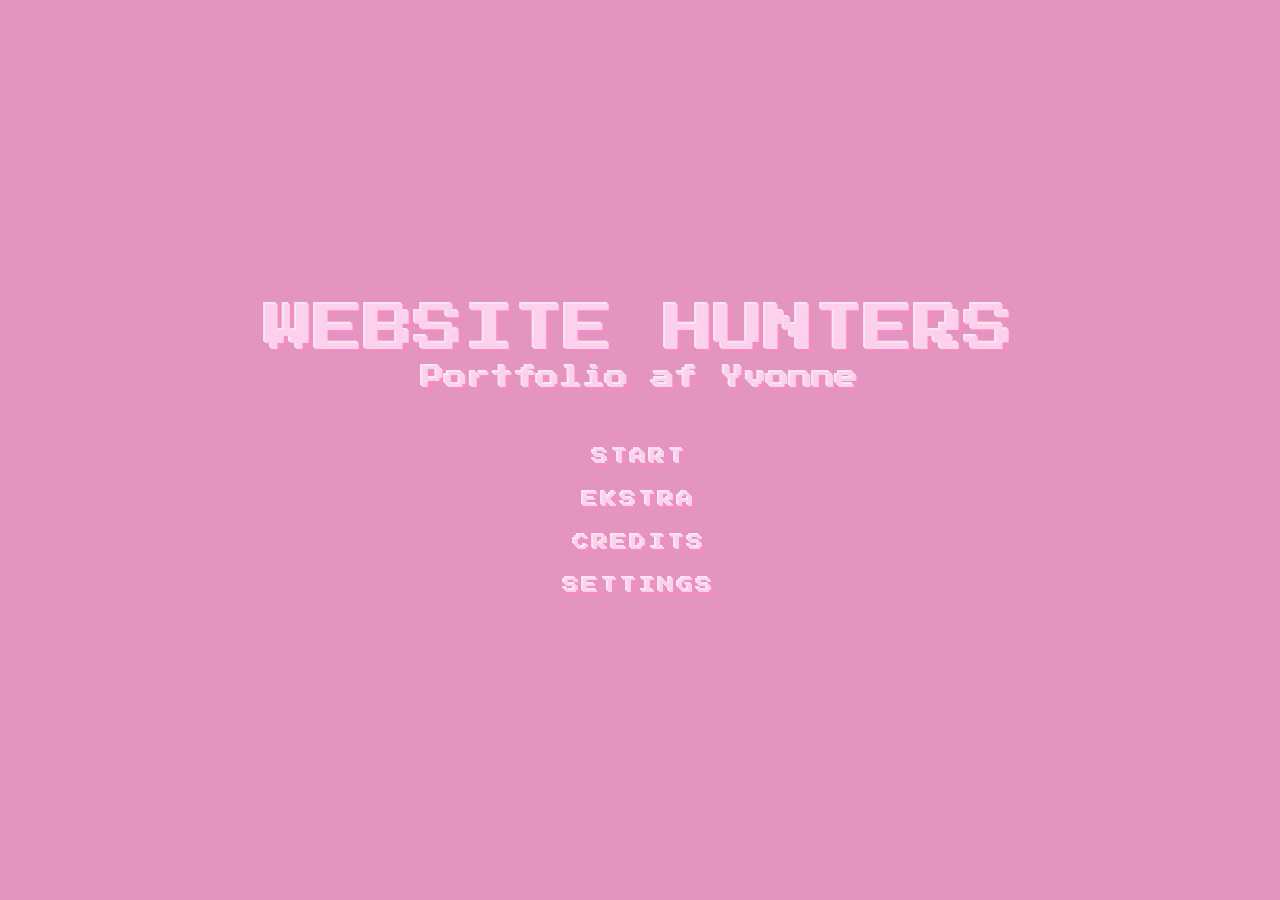
<file: index.html>
<!DOCTYPE html>
<html lang="da">
  <head>
    <meta charset="UTF-8" />
    <meta name="viewport" content="width=device-width, initial-scale=1.0" />
    <title>Website hunters</title>
    <link rel="stylesheet" href="css/reset.css" />
    <link rel="stylesheet" href="css/general.css" />
    <link rel="stylesheet" href="css/index.css" />
    <link rel="icon" type="image/svg+xml" href="img/SVG/yuna_favicon.svg" />
    <link
      rel="icon"
      type="image/png"
      sizes="32x32"
      href="img/yuna_favicon.png"
    />
  </head>
  <body>
    <main>
      <div>
        <div class="title">
          <h1>Website Hunters</h1>
          <h3>Portfolio af Yvonne</h3>
        </div>
        <div class="button_wrapper">
          <div>
            <a href="carousel.html" class="cta_btn">Start</a>
          </div>
          <div>
            <!-- make new coming soon page? -->
            <a href="404.html" class="cta_btn">Ekstra</a>
          </div>
          <div>
            <a href="credits.html" class="cta_btn">Credits</a>
          </div>
          <div>
            <button class="cta_btn">Settings</button>
          </div>
        </div>
      </div>
    </main>
    <script src="js/index.js"></script>
  </body>
</html>
</file>
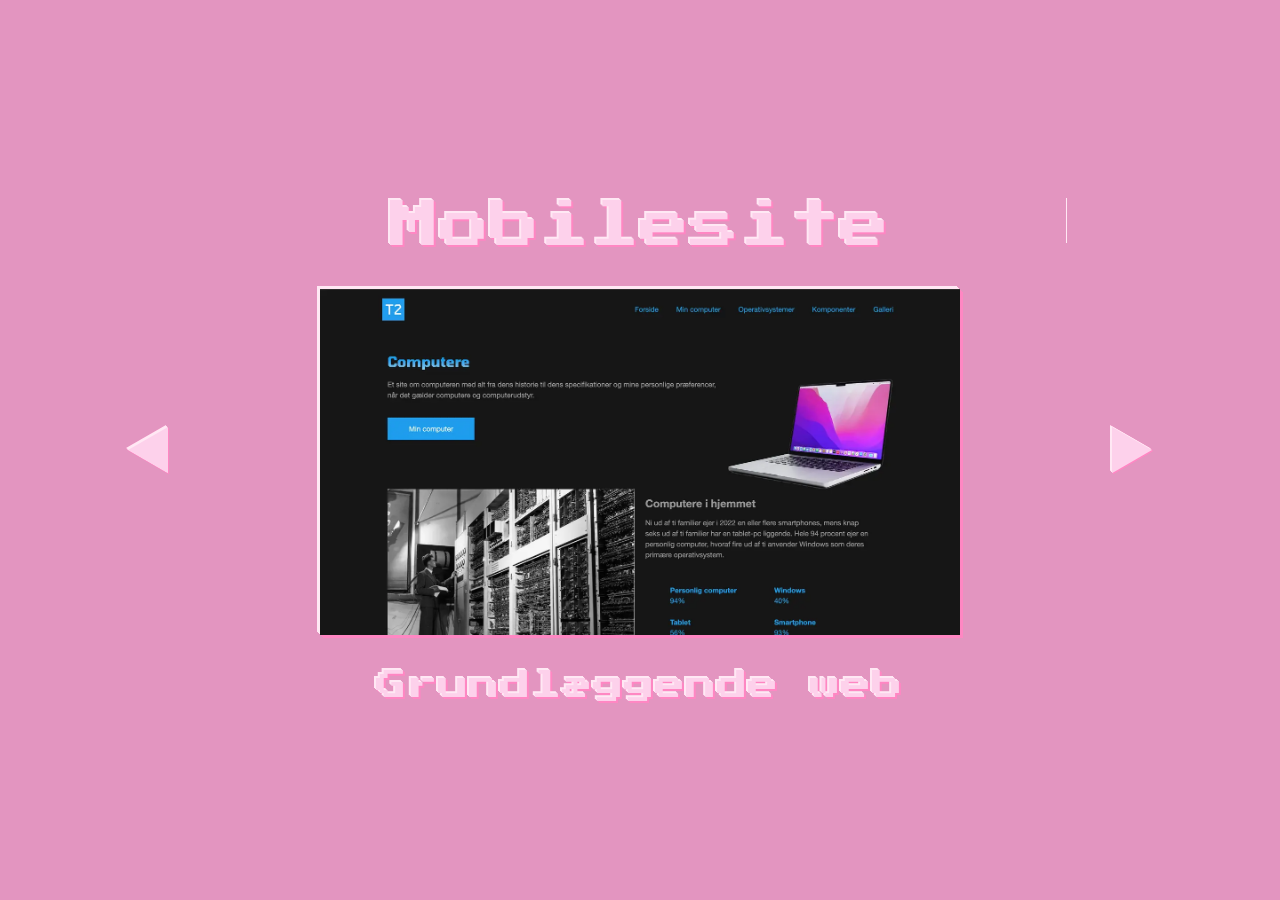
<file: carousel.html>
<!DOCTYPE html>
<html lang="da">
  <head>
    <meta charset="UTF-8" />
    <meta name="viewport" content="width=device-width, initial-scale=1.0" />
    <title>Carousel</title>
    <link rel="stylesheet" href="css/reset.css" />
    <link rel="stylesheet" href="css/general.css" />
    <link rel="stylesheet" href="css/carousel.css" />
    <link rel="icon" type="image/svg+xml" href="img/SVG/yuna_favicon.svg" />
    <link
      rel="icon"
      type="image/png"
      sizes="32x32"
      href="img/yuna_favicon.png"
    />
  </head>
  <body>
    <!-- <header>
    <svg
      class="button arrow return_button"
      xmlns="http://www.w3.org/2000/svg"
      width="75"
      height="87"
      viewBox="0 0 75 87"
      fill="none"
    >
      <path d="M0 43.3013L75 0V86.6025L0 43.3013Z" fill="var(--pink2)" />
    </svg> </header>-->
    <main>
      <div class="carousel_parent">
        <div class="carousel_wrapper">
          <div class="project_carousel">
            <div class="carousel_track">
              <div class="project_name">
                <h1>Mobilesite</h1>
                <a href="mobilesite.html" aria-label="Lær mere om Mobilesite">
                  <img
                    src="img/test.webp"
                    alt="Billede af Mobilesite's forside"
                    class="clickable"
                  />
                </a>
                <h2>Grundlæggende web</h2>
              </div>
              <div class="project_name">
                <h1>Padel Tournaments</h1>
                <a
                  href="padel_tournaments.html"
                  aria-label="Lær mere om Padel Tournaments"
                >
                  <img
                    src="img/padel_frontpage.webp"
                    alt="Billede af Padel Tournaments' forside"
                    class="clickable"
                  />
                </a>
                <h2>Grundlæggende UX/UI</h2>
              </div>
              <div class="project_name">
                <h1>Fema</h1>
                <a href="fema.html" aria-label="Lær mere om Fema">
                  <img
                    src="img/not_human_frontpage.webp"
                    alt="Billede af Fema's forside"
                    class="clickable"
                  />
                </a>
                <h2>Grundlæggende UI-udvikling</h2>
              </div>
              <div class="project_name">
                <h1>OS Frisørartikler</h1>
                <a href="os.html" aria-label="Lær mere om OS Frisørartikler">
                  <img
                    src="img/os_frontpage.webp"
                    alt="Billede af OS Frisørartikler's forside"
                    class="clickable"
                  />
                </a>
                <h2>Grundlæggende indhold</h2>
              </div>
              <div class="project_name">
                <h1>Kommer snart...</h1>
              </div>
            </div>
          </div>
          <div class="arrow_wrapper">
            <button
              class="button arrow arrow-left"
              aria-label="Gå til forrige projekt"
            >
              <svg
                xmlns="http://www.w3.org/2000/svg"
                width="75"
                height="87"
                viewBox="0 0 75 87"
                fill="none"
                aria-hidden="true"
                class="clickable-svg"
              >
                <path
                  d="M0 43.3013L75 0V86.6025L0 43.3013Z"
                  fill="var(--pink2)"
                />
              </svg>
            </button>

            <button
              class="button arrow arrow-right"
              aria-label="Gå til næste projekt"
            >
              <svg
                xmlns="http://www.w3.org/2000/svg"
                width="75"
                height="87"
                viewBox="0 0 75 87"
                fill="none"
                aria-hidden="true"
                class="clickable-svg"
              >
                <path d="M75 43.3013L0 86.6025V0L75 43.3013Z" fill="#FDD1EB" />
              </svg>
            </button>
          </div>
        </div>
      </div>
    </main>
    <script src="js/carousel.js"></script>
  </body>
</html>
</file>
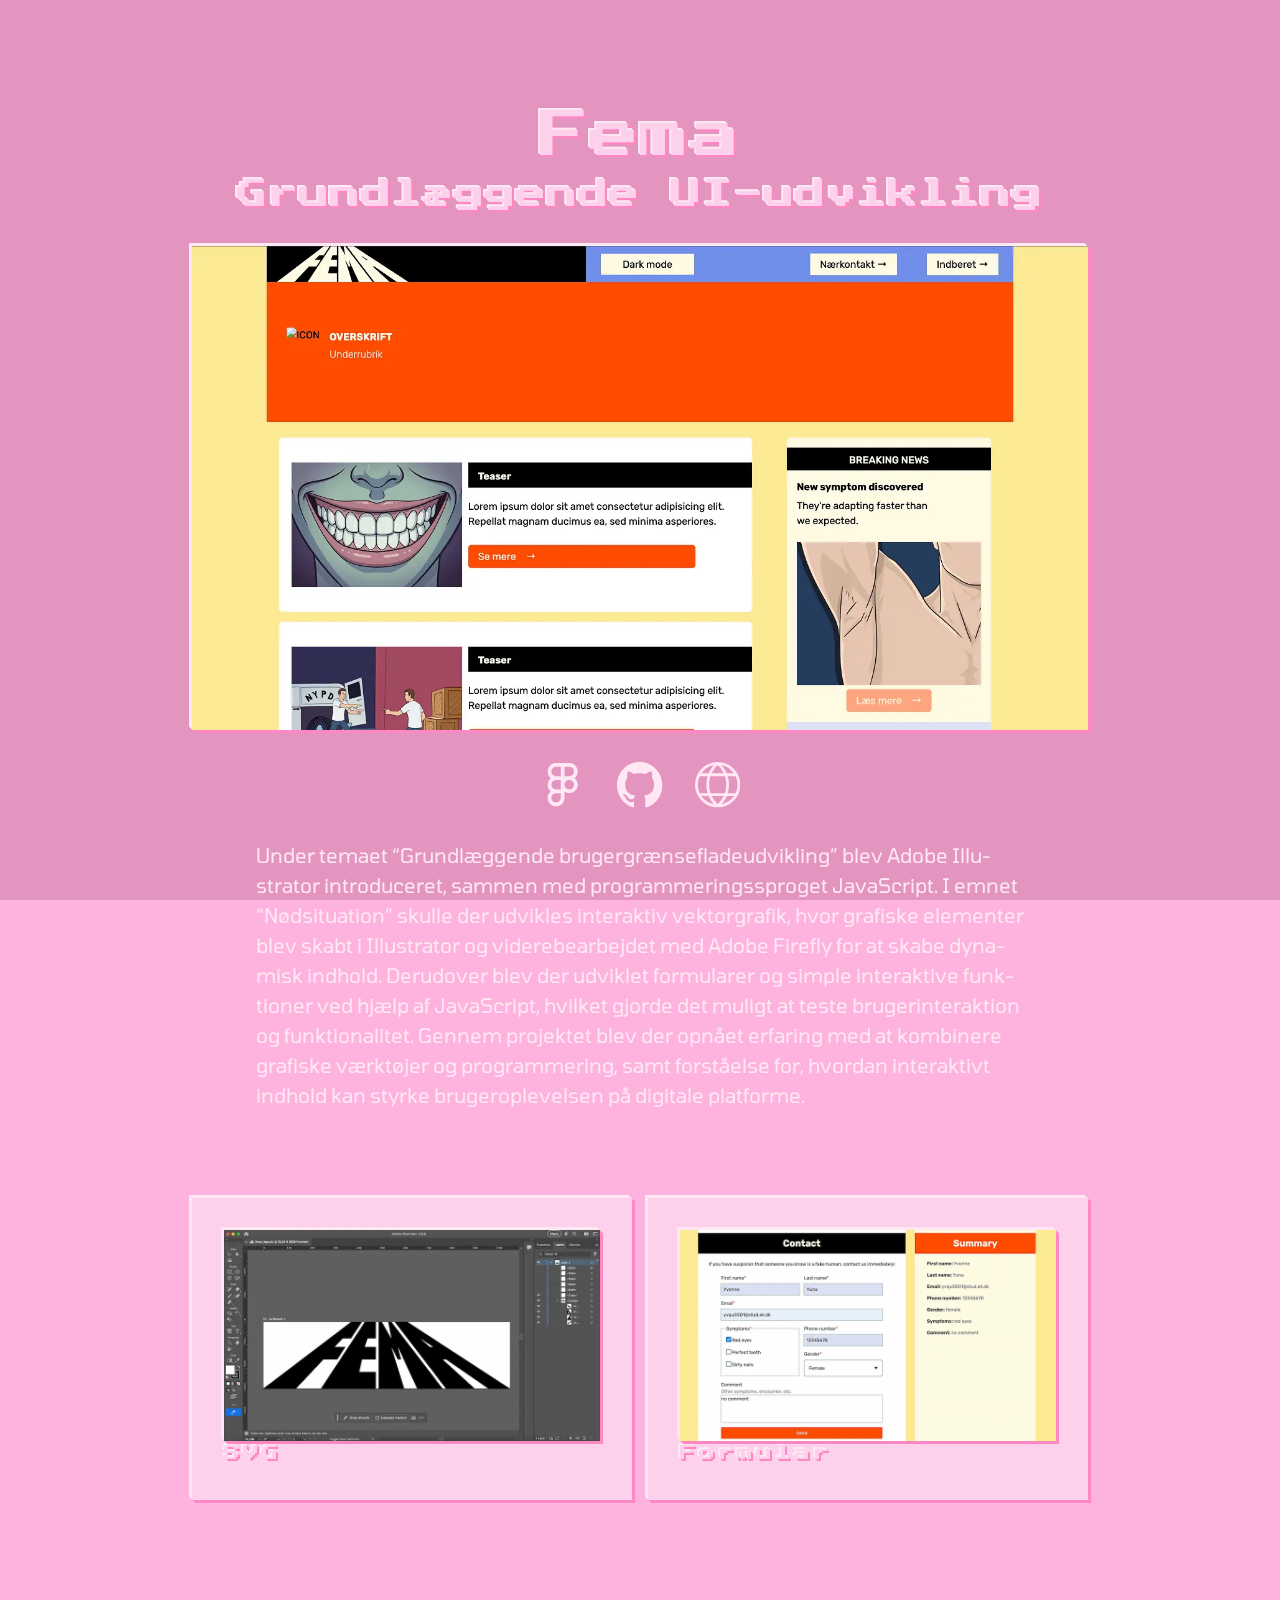
<file: fema.html>
<!DOCTYPE html>
<html lang="da">
  <head>
    <meta charset="UTF-8" />
    <meta name="viewport" content="width=device-width, initial-scale=1.0" />
    <title>Fema</title>
    <link rel="stylesheet" href="css/reset.css" />
    <link rel="stylesheet" href="css/general.css" />
    <link rel="stylesheet" href="css/project.css" />
    <link rel="icon" type="image/svg+xml" href="img/SVG/yuna_favicon.svg" />
    <link
      rel="icon"
      type="image/png"
      sizes="32x32"
      href="img/yuna_favicon.png"
    />
  </head>
  <body>
    <main>
      <section class="project_front">
        <h1>Fema</h1>
        <h2>Grundlæggende UI-udvikling</h2>
        <div class="img">
          <img
            src="img/not_human_frontpage.webp"
            alt="Billede af Fema's forside"
          />
        </div>

        <div class="links">
          <a
            href="https://www.figma.com/design/OruEvKUBaNbzuls1Bj84Wo/PROCESS?node-id=0-1&t=8MzKXN3fSqPHWmib-1"
            target="_blank"
            rel="noopener noreferrer"
            class="svg-link"
            aria-label="Åbner Figma i en ny fane"
          >
            <svg
              width="800px"
              height="800px"
              viewBox="0 0 24 24"
              fill="none"
              xmlns="http://www.w3.org/2000/svg"
              aria-hidden="true"
            >
              <path
                d="M12 1.5H8.5C6.567 1.5 5 3.067 5 5C5 6.933 6.567 8.5 8.5 8.5M12 1.5V8.5M12 1.5H15.5C17.433 1.5 19 3.067 19 5C19 6.933 17.433 8.5 15.5 8.5M12 8.5H8.5M12 8.5V15.5M12 8.5H15.5M8.5 8.5C6.567 8.5 5 10.067 5 12C5 13.933 6.567 15.5 8.5 15.5M12 15.5H8.5M12 15.5V19C12 20.933 10.433 22.5 8.5 22.5C6.567 22.5 5 20.933 5 19C5 17.067 6.567 15.5 8.5 15.5M15.5 8.5C17.433 8.5 19 10.067 19 12C19 13.933 17.433 15.5 15.5 15.5C13.567 15.5 12 13.933 12 12C12 10.067 13.567 8.5 15.5 8.5Z"
                stroke="var(--pink1)"
                stroke-width="2"
                stroke-linecap="round"
                stroke-linejoin="round"
              />
            </svg>
          </a>
          <a
            href="https://github.com/yvqu0001/not_human"
            target="_blank"
            rel="noopener noreferrer"
            class="svg-link"
            aria-label="Åbner Github i en ny fane"
          >
            <svg
              width="800px"
              height="800px"
              viewBox="0 0 20 20"
              version="1.1"
              xmlns="http://www.w3.org/2000/svg"
              xmlns:xlink="http://www.w3.org/1999/xlink"
              aria-hidden="true"
            >
              <title>github [#142]</title>
              <desc>Created with Sketch.</desc>
              <defs></defs>
              <g
                id="Page-1"
                stroke="none"
                stroke-width="1"
                fill="none"
                fill-rule="evenodd"
              >
                <g
                  id="Dribbble-Light-Preview"
                  transform="translate(-140.000000, -7559.000000)"
                  fill="var(--pink1)"
                >
                  <g id="icons" transform="translate(56.000000, 160.000000)">
                    <path
                      d="M94,7399 C99.523,7399 104,7403.59 104,7409.253 C104,7413.782 101.138,7417.624 97.167,7418.981 C96.66,7419.082 96.48,7418.762 96.48,7418.489 C96.48,7418.151 96.492,7417.047 96.492,7415.675 C96.492,7414.719 96.172,7414.095 95.813,7413.777 C98.04,7413.523 100.38,7412.656 100.38,7408.718 C100.38,7407.598 99.992,7406.684 99.35,7405.966 C99.454,7405.707 99.797,7404.664 99.252,7403.252 C99.252,7403.252 98.414,7402.977 96.505,7404.303 C95.706,7404.076 94.85,7403.962 94,7403.958 C93.15,7403.962 92.295,7404.076 91.497,7404.303 C89.586,7402.977 88.746,7403.252 88.746,7403.252 C88.203,7404.664 88.546,7405.707 88.649,7405.966 C88.01,7406.684 87.619,7407.598 87.619,7408.718 C87.619,7412.646 89.954,7413.526 92.175,7413.785 C91.889,7414.041 91.63,7414.493 91.54,7415.156 C90.97,7415.418 89.522,7415.871 88.63,7414.304 C88.63,7414.304 88.101,7413.319 87.097,7413.247 C87.097,7413.247 86.122,7413.234 87.029,7413.87 C87.029,7413.87 87.684,7414.185 88.139,7415.37 C88.139,7415.37 88.726,7417.2 91.508,7416.58 C91.513,7417.437 91.522,7418.245 91.522,7418.489 C91.522,7418.76 91.338,7419.077 90.839,7418.982 C86.865,7417.627 84,7413.783 84,7409.253 C84,7403.59 88.478,7399 94,7399"
                      id="github-[#142]"
                    ></path>
                  </g>
                </g>
              </g>
            </svg>
          </a>

          <a
            href="https://yvqu0001.github.io/not_human/"
            target="_blank"
            rel="noopener noreferrer"
            class="svg-link"
            aria-label="Åbner Fema i en ny fane"
            ><svg
              width="800px"
              height="800px"
              viewBox="0 0 32 32"
              enable-background="new 0 0 32 32"
              id="Stock_cut"
              version="1.1"
              xml:space="preserve"
              xmlns="http://www.w3.org/2000/svg"
              xmlns:xlink="http://www.w3.org/1999/xlink"
              aria-hidden="true"
            >
              <desc />

              <g>
                <circle
                  cx="16"
                  cy="16"
                  fill="none"
                  r="15"
                  stroke="var(--pink1)"
                  stroke-linejoin="round"
                  stroke-miterlimit="10"
                  stroke-width="2"
                />

                <line
                  fill="none"
                  stroke="var(--pink1)"
                  stroke-linejoin="round"
                  stroke-miterlimit="10"
                  stroke-width="2"
                  x1="3"
                  x2="29"
                  y1="9"
                  y2="9"
                />

                <line
                  fill="none"
                  stroke="var(--pink1)"
                  stroke-linejoin="round"
                  stroke-miterlimit="10"
                  stroke-width="2"
                  x1="3"
                  x2="29"
                  y1="23"
                  y2="23"
                />

                <path
                  d="M16,1c0,0-7,5-7,15   s7,15,7,15"
                  fill="none"
                  stroke="var(--pink1)"
                  stroke-linejoin="round"
                  stroke-miterlimit="10"
                  stroke-width="2"
                />

                <path
                  d="M16,1c0,0,7,5,7,15   s-7,15-7,15"
                  fill="none"
                  stroke="var(--pink1)"
                  stroke-linejoin="round"
                  stroke-miterlimit="10"
                  stroke-width="2"
                />
              </g>
            </svg>
          </a>
        </div>
        <p>
          Under temaet “Grundlæggende brugergrænsefladeudvikling” blev Adobe
          Illustrator introduceret, sammen med programmeringssproget JavaScript.
          I emnet “Nødsituation” skulle der udvikles interaktiv vektorgrafik,
          hvor grafiske elementer blev skabt i Illustrator og viderebearbejdet
          med Adobe Firefly for at skabe dynamisk indhold. Derudover blev der
          udviklet formularer og simple interaktive funktioner ved hjælp af
          JavaScript, hvilket gjorde det muligt at teste brugerinteraktion og
          funktionalitet. Gennem projektet blev der opnået erfaring med at
          kombinere grafiske værktøjer og programmering, samt forståelse for,
          hvordan interaktivt indhold kan styrke brugeroplevelsen på digitale
          platforme.
        </p>
      </section>

      <section class="card_section">
        <article class="card card1">
          <div>
            <img src="img/fema_img.webp" alt="Billede af Illustrator" />
          </div>
          <details class="accordion" name="accordion">
            <summary class="cta_btn">SVG</summary>
            <div class="accordion_content">
              <p>
                På kortet ses først logoet, som er lavet i Adobe Illustrator og
                indsat direkte i HTML-filen som vektorgrafik. Derudover er der
                en interaktiv SVG, også lavet i Illustrator, som indsættes i
                HTML-filen og gøres dynamisk ved hjælp af JavaScript. Når man
                klikker på boblerne, ændrer både SVG’en og tekstfeltet ved siden
                af vektorgrafikken sig, hvilket skaber en interaktiv oplevelse
                for brugeren. Her er kun SVG’en indsat; tekstfeltet er ikke
                inkluderet. Den fulde interaktion kan opleves på hjemmesiden.
              </p>
              <svg
                xmlns="http://www.w3.org/2000/svg"
                viewBox="0 0 628.55 850.7"
              >
                <defs>
                  <style>
                    .cls-1 {
                      fill: #f8cf00;
                    }

                    .cls-2 {
                      fill: #fff;
                    }

                    .cls-2,
                    .cls-3 {
                      stroke: #000;
                      stroke-miterlimit: 10;
                    }

                    .cls-3,
                    .cls-4 {
                      fill: red;
                    }
                  </style>
                </defs>
                <g id="man">
                  <g id="human">
                    <g>
                      <path
                        d="M249.27,188.32c-43.93,0-79.67-35.74-79.67-79.67S205.34,28.98,249.27,28.98s79.67,35.74,79.67,79.67-35.74,79.67-79.67,79.67Z"
                      />
                      <path
                        d="M249.27,29.48c43.65,0,79.17,35.52,79.17,79.17s-35.52,79.17-79.17,79.17-79.17-35.52-79.17-79.17S205.62,29.48,249.27,29.48M249.27,28.48c-44.28,0-80.17,35.89-80.17,80.17s35.89,80.17,80.17,80.17,80.17-35.89,80.17-80.17-35.89-80.17-80.17-80.17h0Z"
                      />
                    </g>
                    <g>
                      <rect
                        x="151.94"
                        y="201.2"
                        width="194.66"
                        height="360.86"
                      />
                      <path
                        d="M346.11,201.7v359.86h-193.66V201.7h193.66M347.11,200.7h-195.66v361.86h195.66V200.7h0Z"
                      />
                    </g>
                    <g>
                      <path
                        d="M41.4,472.17c-6.55,0-13.03-1.74-18.74-5.04l-3.39-1.95c-17.93-10.35-24.09-33.36-13.74-51.29l111.95-193.91c6.69-11.58,19.16-18.78,32.55-18.78,6.55,0,13.03,1.74,18.74,5.04l3.39,1.95c17.93,10.35,24.09,33.36,13.74,51.29l-111.95,193.91c-6.69,11.58-19.16,18.78-32.55,18.78Z"
                      />
                      <path
                        d="M150.04,200.7v1c6.46,0,12.85,1.72,18.49,4.97l3.39,1.95c17.69,10.21,23.77,32.91,13.56,50.6l-111.95,193.91c-6.6,11.43-18.91,18.53-32.12,18.53-6.46,0-12.86-1.72-18.49-4.97l-3.39-1.95c-17.69-10.21-23.77-32.91-13.56-50.6l111.95-193.91c6.6-11.43,18.91-18.53,32.12-18.53v-1M150.04,200.7c-13.15,0-25.94,6.82-32.98,19.03L5.1,413.64c-10.51,18.2-4.27,41.47,13.93,51.97l3.39,1.95c5.99,3.46,12.53,5.1,18.99,5.1,13.15,0,25.94-6.82,32.98-19.03l111.95-193.91c10.51-18.2,4.27-41.47-13.93-51.97l-3.39-1.95c-5.99-3.46-12.53-5.1-18.99-5.1h0Z"
                      />
                    </g>
                    <g>
                      <path
                        d="M457.15,470.85c-14.04,0-27.11-7.54-34.12-19.69l-110.14-190.77c-10.85-18.79-4.39-42.91,14.41-53.76l.25-.14c5.98-3.45,12.77-5.28,19.64-5.28,14.04,0,27.11,7.54,34.12,19.69l110.14,190.77c5.26,9.1,6.65,19.71,3.93,29.87-2.72,10.15-9.23,18.64-18.34,23.9l-.25.14c-5.98,3.45-12.77,5.28-19.64,5.28Z"
                      />
                      <path
                        d="M347.18,200.7v1h0c13.86,0,26.77,7.45,33.69,19.44l110.14,190.77c10.71,18.56,4.33,42.37-14.22,53.08l-.25.14c-5.91,3.41-12.61,5.21-19.39,5.21-13.86,0-26.77-7.45-33.69-19.44l-110.14-190.77c-10.71-18.56-4.33-42.37,14.22-53.08l.25-.14c5.91-3.41,12.61-5.21,19.39-5.21v-1M347.18,200.7c-6.76,0-13.62,1.72-19.89,5.35l-.25.14c-19.06,11.01-25.59,35.38-14.59,54.45l110.14,190.77c7.38,12.79,20.78,19.94,34.55,19.94,6.76,0,13.62-1.72,19.89-5.35l.25-.14c19.06-11.01,25.59-35.38,14.59-54.45l-110.14-190.77c-7.38-12.79-20.78-19.94-34.55-19.94h0Z"
                      />
                    </g>
                    <g>
                      <path
                        d="M191.44,850.2c-21.78,0-39.5-17.72-39.5-39.5v-320c0-21.78,17.72-39.5,39.5-39.5s39.5,17.72,39.5,39.5v320c0,21.78-17.72,39.5-39.5,39.5Z"
                      />
                      <path
                        d="M191.44,451.7c21.5,0,39,17.5,39,39v320c0,21.5-17.5,39-39,39s-39-17.5-39-39v-320c0-21.5,17.5-39,39-39M191.44,450.7h0c-22.09,0-40,17.91-40,40v320c0,22.09,17.91,40,40,40h0c22.09,0,40-17.91,40-40v-320c0-22.09-17.91-40-40-40h0Z"
                      />
                    </g>
                    <g>
                      <path
                        d="M307.11,850.2c-21.78,0-39.5-17.72-39.5-39.5v-320c0-21.78,17.72-39.5,39.5-39.5s39.5,17.72,39.5,39.5v320c0,21.78-17.72,39.5-39.5,39.5Z"
                      />
                      <path
                        d="M307.11,451.7c21.5,0,39,17.5,39,39v320c0,21.5-17.5,39-39,39s-39-17.5-39-39v-320c0-21.5,17.5-39,39-39M307.11,450.7h0c-22.09,0-40,17.91-40,40v320c0,22.09,17.91,40,40,40h0c22.09,0,40-17.91,40-40v-320c0-22.09-17.91-40-40-40h0Z"
                      />
                    </g>
                  </g>
                </g>
                <g id="features">
                  <g id="eyes">
                    <path
                      class="cls-3"
                      d="M186.98,102c2.71,2.9,8.79,8.53,18.23,10.83,18.08,4.41,32.55-7.29,34.31-8.76-2.25-2.02-13.38-11.62-29.75-10.72-11.67.64-19.74,6.28-22.78,8.65Z"
                    />
                    <path
                      class="cls-3"
                      d="M311.57,102c-2.71,2.9-8.79,8.53-18.23,10.83-18.08,4.41-32.55-7.29-34.31-8.76,2.25-2.02,13.38-11.62,29.75-10.72,11.67.64,19.74,6.28,22.78,8.65Z"
                    />
                  </g>
                  <path
                    id="teeth"
                    class="cls-2"
                    d="M204.07,138.84c11.67,2.6,26.84,4.87,44.58,4.75,18.36-.13,33.96-2.78,45.83-5.69-.8,1.3-16.39,25.77-45.83,25.59-28.31-.18-43.52-22.99-44.58-24.65Z"
                  />
                  <g id="nails">
                    <path
                      class="cls-1"
                      d="M491.92,411.4c10.97,19,4.36,43.67-14.64,54.64-19,10.97-43.67,4.36-54.64-14.64,11.55-6.67,23.09-13.33,34.64-20,11.55-6.67,23.09-13.33,34.64-20Z"
                    />
                    <rect
                      class="cls-1"
                      x="409.23"
                      y="401.45"
                      width="80"
                      height="32.1"
                      transform="translate(-148.56 280.55) rotate(-30)"
                    />
                  </g>
                </g>
                <g id="bubble">
                  <g id="mark">
                    <circle class="cls-4" cx="77.32" cy="139.66" r="50" />
                    <rect
                      class="cls-1"
                      x="67.32"
                      y="104.54"
                      width="20"
                      height="44.89"
                      rx="9.46"
                      ry="9.46"
                    />
                    <circle class="cls-1" cx="77.32" cy="164.37" r="10" />
                  </g>
                  <g id="mark2">
                    <circle class="cls-4" cx="432.77" cy="50" r="50" />
                    <rect
                      class="cls-1"
                      x="422.77"
                      y="14.88"
                      width="20"
                      height="44.89"
                      rx="9.46"
                      ry="9.46"
                    />
                    <circle class="cls-1" cx="432.77" cy="74.72" r="10" />
                  </g>
                  <g id="mark3">
                    <circle class="cls-4" cx="578.55" cy="466.41" r="50" />
                    <rect
                      class="cls-1"
                      x="568.55"
                      y="431.29"
                      width="20"
                      height="44.89"
                      rx="9.46"
                      ry="9.46"
                    />
                    <circle class="cls-1" cx="578.55" cy="491.12" r="10" />
                  </g>
                </g>
              </svg>
            </div>
          </details>
        </article>

        <article class="card card2">
          <div>
            <img src="img/forms.webp" alt="Billede af formularen" />
          </div>
          <details class="accordion" name="accordion">
            <summary class="cta_btn">Formular</summary>
            <div class="accordion_content">
              <p>
                Formularen er udviklet med fokus på tilgængelighed og med
                brugere af skærmlæser i mente. Der er anvendt semantisk HTML
                samt ARIA-attributter for at sikre, at formularens felter,
                fejlmeddelelser og hjælpeinformation bliver korrekt formidlet
                til brugere med fx synsnedsættelse. Attributter som aria-label
                og aria-describedby gør det muligt for skærmlæseren at læse både
                feltets funktion og eventuelle krav eller fejlbeskeder op.
                Derudover er fieldset og legend brugt til at gruppere relaterede
                inputfelter, hvilket forbedrer overblikket og navigationen for
                brugere af hjælpeteknologier.
              </p>
            </div>
          </details>
        </article>
      </section>
    </main>
    <script src="js/project.js"></script>
  </body>
</html>
</file>
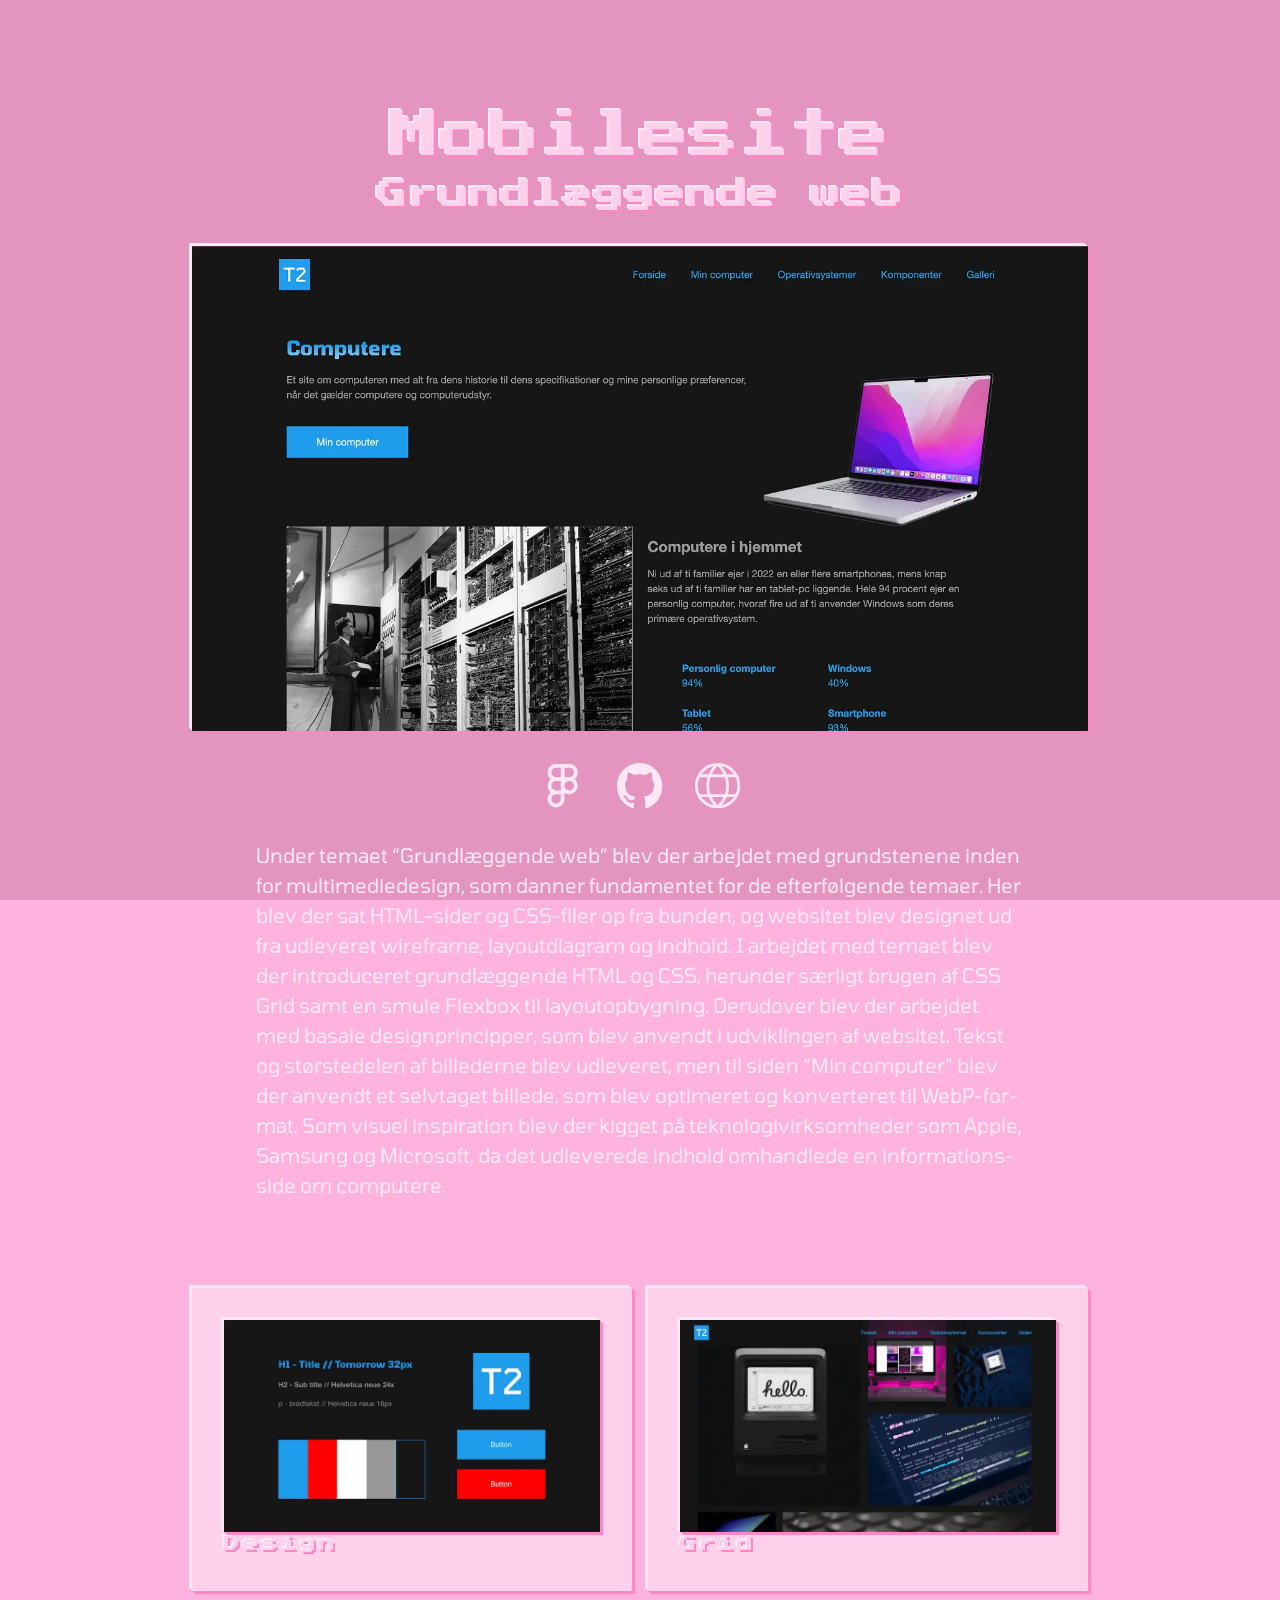
<file: mobilesite.html>
<!DOCTYPE html>
<html lang="da">
  <head>
    <meta charset="UTF-8" />
    <meta name="viewport" content="width=device-width, initial-scale=1.0" />
    <title>Mobilesite</title>
    <link rel="stylesheet" href="css/reset.css" />
    <link rel="stylesheet" href="css/general.css" />
    <link rel="stylesheet" href="css/project.css" />
    <link rel="icon" type="image/svg+xml" href="img/SVG/yuna_favicon.svg" />
    <link
      rel="icon"
      type="image/png"
      sizes="32x32"
      href="img/yuna_favicon.png"
    />
  </head>
  <body>
    <main>
      <section class="project_front">
        <h1>Mobilesite</h1>
        <h2>Grundlæggende web</h2>
        <div class="img">
          <img src="img/test.webp" alt="Billede af Mobilesite's forside" />
        </div>

        <div class="links">
          <a
            href="404.html"
            target="_blank"
            rel="noopener noreferrer"
            class="svg-link"
            aria-label="Åbner Figma i en ny fane"
          >
            <svg
              width="800px"
              height="800px"
              viewBox="0 0 24 24"
              fill="none"
              xmlns="http://www.w3.org/2000/svg"
              aria-hidden="true"
            >
              <path
                d="M12 1.5H8.5C6.567 1.5 5 3.067 5 5C5 6.933 6.567 8.5 8.5 8.5M12 1.5V8.5M12 1.5H15.5C17.433 1.5 19 3.067 19 5C19 6.933 17.433 8.5 15.5 8.5M12 8.5H8.5M12 8.5V15.5M12 8.5H15.5M8.5 8.5C6.567 8.5 5 10.067 5 12C5 13.933 6.567 15.5 8.5 15.5M12 15.5H8.5M12 15.5V19C12 20.933 10.433 22.5 8.5 22.5C6.567 22.5 5 20.933 5 19C5 17.067 6.567 15.5 8.5 15.5M15.5 8.5C17.433 8.5 19 10.067 19 12C19 13.933 17.433 15.5 15.5 15.5C13.567 15.5 12 13.933 12 12C12 10.067 13.567 8.5 15.5 8.5Z"
                stroke="var(--pink1)"
                stroke-width="2"
                stroke-linecap="round"
                stroke-linejoin="round"
              />
            </svg>
          </a>
          <a
            href="https://github.com/yvqu0001/studiestartsproeve"
            target="_blank"
            rel="noopener noreferrer"
            class="svg-link"
            aria-label="Åbner Github i en ny fane"
          >
            <svg
              width="800px"
              height="800px"
              viewBox="0 0 20 20"
              version="1.1"
              xmlns="http://www.w3.org/2000/svg"
              xmlns:xlink="http://www.w3.org/1999/xlink"
              aria-hidden="true"
            >
              <title>github [#142]</title>
              <desc>Created with Sketch.</desc>
              <defs></defs>
              <g
                id="Page-1"
                stroke="none"
                stroke-width="1"
                fill="none"
                fill-rule="evenodd"
              >
                <g
                  id="Dribbble-Light-Preview"
                  transform="translate(-140.000000, -7559.000000)"
                  fill="var(--pink1)"
                >
                  <g id="icons" transform="translate(56.000000, 160.000000)">
                    <path
                      d="M94,7399 C99.523,7399 104,7403.59 104,7409.253 C104,7413.782 101.138,7417.624 97.167,7418.981 C96.66,7419.082 96.48,7418.762 96.48,7418.489 C96.48,7418.151 96.492,7417.047 96.492,7415.675 C96.492,7414.719 96.172,7414.095 95.813,7413.777 C98.04,7413.523 100.38,7412.656 100.38,7408.718 C100.38,7407.598 99.992,7406.684 99.35,7405.966 C99.454,7405.707 99.797,7404.664 99.252,7403.252 C99.252,7403.252 98.414,7402.977 96.505,7404.303 C95.706,7404.076 94.85,7403.962 94,7403.958 C93.15,7403.962 92.295,7404.076 91.497,7404.303 C89.586,7402.977 88.746,7403.252 88.746,7403.252 C88.203,7404.664 88.546,7405.707 88.649,7405.966 C88.01,7406.684 87.619,7407.598 87.619,7408.718 C87.619,7412.646 89.954,7413.526 92.175,7413.785 C91.889,7414.041 91.63,7414.493 91.54,7415.156 C90.97,7415.418 89.522,7415.871 88.63,7414.304 C88.63,7414.304 88.101,7413.319 87.097,7413.247 C87.097,7413.247 86.122,7413.234 87.029,7413.87 C87.029,7413.87 87.684,7414.185 88.139,7415.37 C88.139,7415.37 88.726,7417.2 91.508,7416.58 C91.513,7417.437 91.522,7418.245 91.522,7418.489 C91.522,7418.76 91.338,7419.077 90.839,7418.982 C86.865,7417.627 84,7413.783 84,7409.253 C84,7403.59 88.478,7399 94,7399"
                      id="github-[#142]"
                    ></path>
                  </g>
                </g>
              </g>
            </svg>
          </a>

          <a
            href="https://yvqu0001.github.io/studiestartsproeve/"
            target="_blank"
            rel="noopener noreferrer"
            class="svg-link"
            aria-label="Åbner Mobilesite i en ny fane"
          >
            <svg
              width="800px"
              height="800px"
              viewBox="0 0 32 32"
              enable-background="new 0 0 32 32"
              id="Stock_cut"
              version="1.1"
              xml:space="preserve"
              xmlns="http://www.w3.org/2000/svg"
              xmlns:xlink="http://www.w3.org/1999/xlink"
              aria-hidden="true"
            >
              <desc />

              <g>
                <circle
                  cx="16"
                  cy="16"
                  fill="none"
                  r="15"
                  stroke="var(--pink1)"
                  stroke-linejoin="round"
                  stroke-miterlimit="10"
                  stroke-width="2"
                />

                <line
                  fill="none"
                  stroke="var(--pink1)"
                  stroke-linejoin="round"
                  stroke-miterlimit="10"
                  stroke-width="2"
                  x1="3"
                  x2="29"
                  y1="9"
                  y2="9"
                />

                <line
                  fill="none"
                  stroke="var(--pink1)"
                  stroke-linejoin="round"
                  stroke-miterlimit="10"
                  stroke-width="2"
                  x1="3"
                  x2="29"
                  y1="23"
                  y2="23"
                />

                <path
                  d="M16,1c0,0-7,5-7,15   s7,15,7,15"
                  fill="none"
                  stroke="var(--pink1)"
                  stroke-linejoin="round"
                  stroke-miterlimit="10"
                  stroke-width="2"
                />

                <path
                  d="M16,1c0,0,7,5,7,15   s-7,15-7,15"
                  fill="none"
                  stroke="var(--pink1)"
                  stroke-linejoin="round"
                  stroke-miterlimit="10"
                  stroke-width="2"
                />
              </g>
            </svg>
          </a>
        </div>
        <p>
          Under temaet “Grundlæggende web” blev der arbejdet med grundstenene
          inden for multimediedesign, som danner fundamentet for de
          efterfølgende temaer. Her blev der sat HTML-sider og CSS-filer op fra
          bunden, og websitet blev designet ud fra udleveret wireframe,
          layoutdiagram og indhold. I arbejdet med temaet blev der introduceret
          grundlæggende HTML og CSS, herunder særligt brugen af CSS Grid samt en
          smule Flexbox til layoutopbygning. Derudover blev der arbejdet med
          basale designprincipper, som blev anvendt i udviklingen af websitet.
          Tekst og størstedelen af billederne blev udleveret, men til siden “Min
          computer” blev der anvendt et selvtaget billede, som blev optimeret og
          konverteret til WebP-format. Som visuel inspiration blev der kigget på
          teknologivirksomheder som Apple, Samsung og Microsoft, da det
          udleverede indhold omhandlede en informationsside om computere.
        </p>
      </section>

      <section class="card_section">
        <article class="card card1">
          <div>
            <img
              src="img/mobilesite_styletile.webp"
              alt="Billede af deskresearch"
            />
          </div>
          <details class="accordion" name="accordion">
            <summary class="cta_btn">Design</summary>
            <div class="accordion_content">
              <p>
                Med udgangspunkt i fundene fra desk research, hvor der blandt
                andet blev analyseret designløsninger fra Apple, Samsung og
                Microsoft, blev der udarbejdet en enkel og sammenhængende
                farvepalette bestående af mørkegrå, grå, lyseblå, hvid og rød.
                På baggrund af værdiord som “cool”, “tech” og “clean” blev der
                valgt et dark mode-inspireret design, hvor blå fungerer som
                primær accentfarve og rød anvendes ved hover-interaktioner.
                Typografisk blev fonten “Tomorrow” valgt til overskrifter for at
                understøtte et kantet og teknologisk udtryk, mens “Helvetica
                Neue” er anvendt som brødtekst for at sikre et rent layout og
                god læsbarhed.
              </p>
            </div>
          </details>
        </article>

        <article class="card card2">
          <div>
            <img src="img/grid.webp" alt="Billede af styletile" />
          </div>
          <details class="accordion" name="accordion">
            <summary class="cta_btn">Grid</summary>
            <div class="accordion_content">
              <p>
                I dette tema blev der introduceret til CSS Grid som primært
                layoutværktøj. Med udgangspunkt i en hierarkisk HTML-struktur og
                en mobile first-tilgang blev layoutet først opbygget til mindre
                skærme. Herefter blev der anvendt flere grid-strukturer samt
                enkelte Flexbox-løsninger til at tilpasse og videreudvikle
                layoutet til desktopversionen af websitet. CSS Grid blev brugt
                til at skabe overblik og struktur i layoutet, mens Flexbox
                primært blev anvendt til justering og placering af elementer
                inden for de enkelte sektioner.
              </p>
            </div>
          </details>
        </article>
      </section>
    </main>
    <script src="js/project.js"></script>
  </body>
</html>
</file>
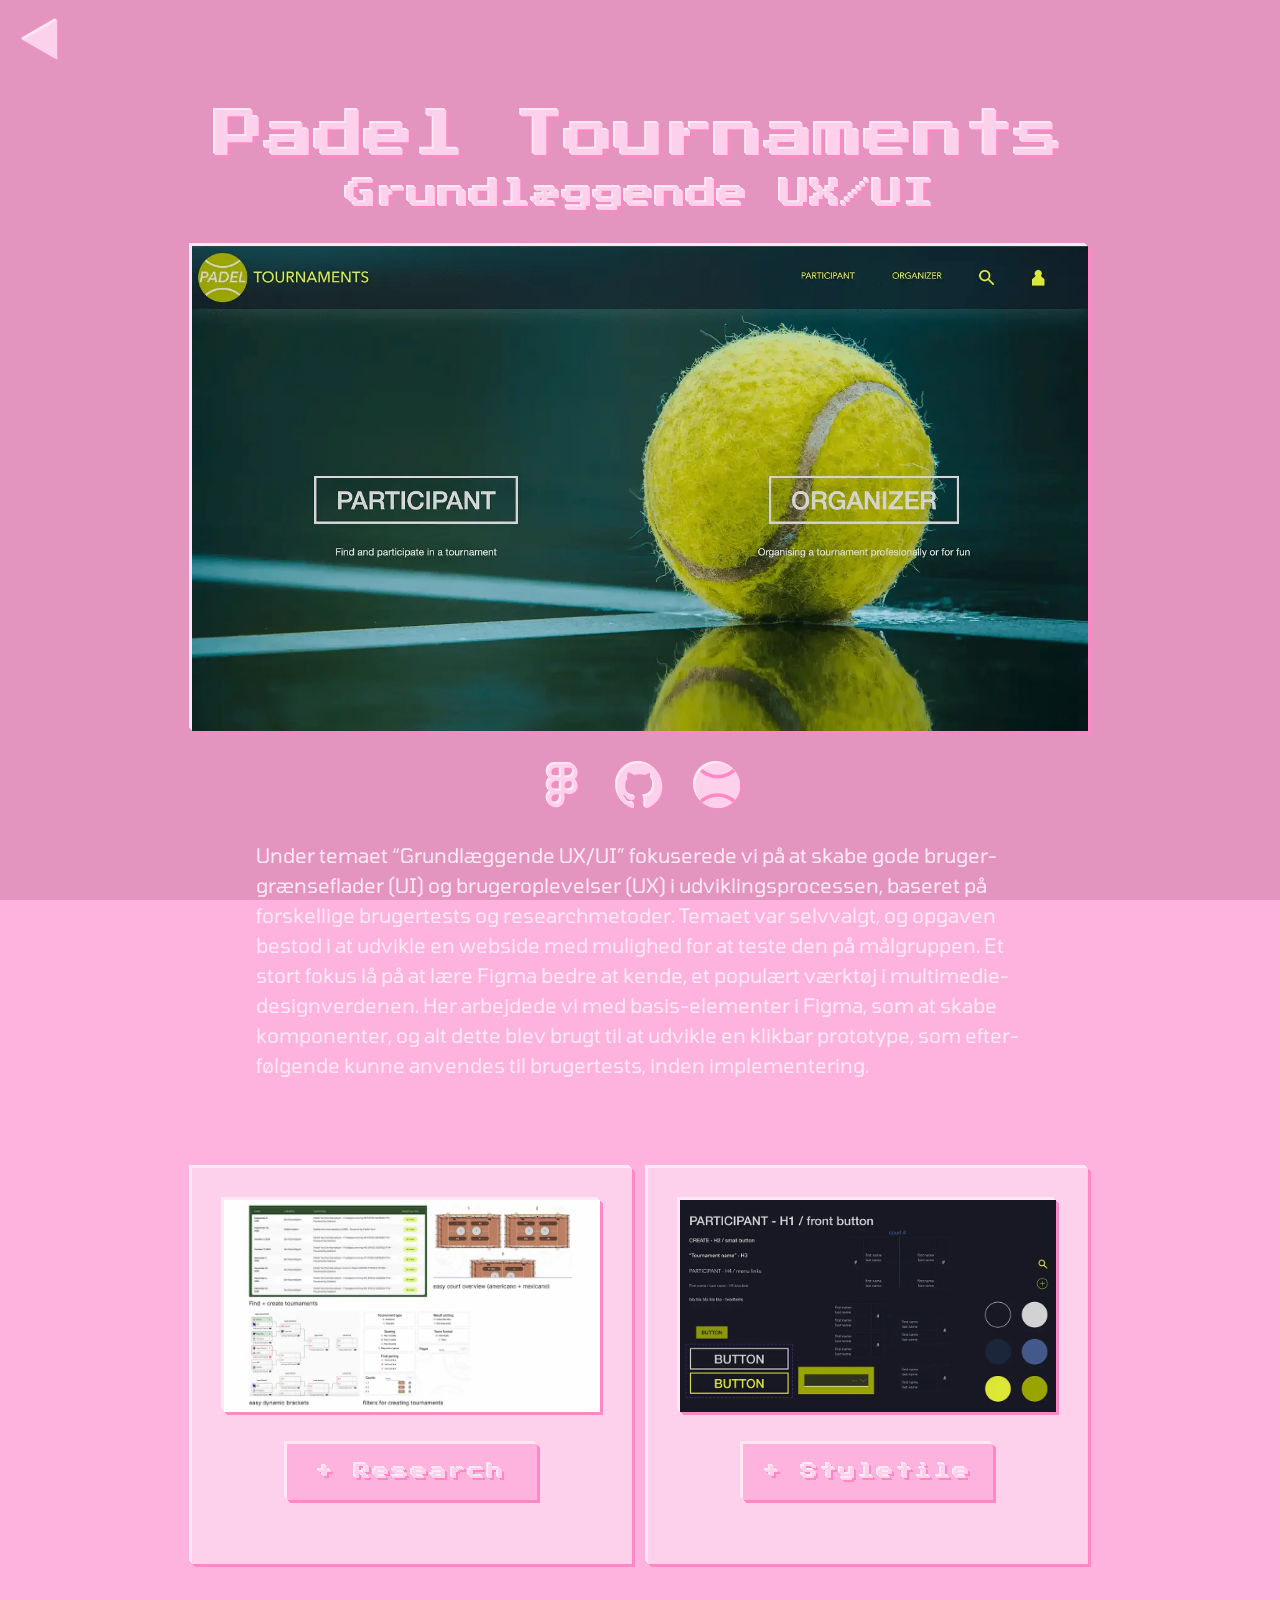
<file: padel_tournaments.html>
<!DOCTYPE html>
<html lang="da">
  <head>
    <meta charset="UTF-8" />
    <meta name="viewport" content="width=device-width, initial-scale=1.0" />
    <title>Padel Tournaments</title>
    <link rel="stylesheet" href="css/reset.css" />
    <link rel="stylesheet" href="css/general.css" />
    <link rel="stylesheet" href="css/project.css" />
    <link rel="icon" type="image/svg+xml" href="img/SVG/yuna_favicon.svg" />
    <link
      rel="icon"
      type="image/png"
      sizes="32x32"
      href="img/yuna_favicon.png"
    />
  </head>
  <body>
    <header>
      <a
        href="carousel.html"
        class="return-button"
        aria-label="Gå til forrige side"
      >
        <svg
          xmlns="http://www.w3.org/2000/svg"
          width="75"
          height="87"
          viewBox="0 0 75 87"
          fill="none"
          aria-hidden="true"
          class="clickable-svg"
        >
          <path d="M0 43.3013L75 0V86.6025L0 43.3013Z" fill="var(--pink2)" />
        </svg>
      </a>
    </header>
    <main>
      <section class="project_front">
        <h1>Padel Tournaments</h1>
        <h2>Grundlæggende UX/UI</h2>
        <div class="img">
          <img
            src="img/padel_frontpage.webp"
            alt="Billede af Padel Tournaments' forside"
          />
        </div>

        <div class="links">
          <a
            href="https://www.figma.com/design/2By7eAkZQB3Z8bQjFuYLkx/milestone-1?node-id=0-1&t=KXHNpxoitfCFu4n5-1"
            target="_blank"
            rel="noopener noreferrer"
            class="svg-link"
            aria-label="Åbner Figma i en ny fane"
          >
            <svg
              width="800px"
              height="800px"
              viewBox="0 0 24 24"
              fill="none"
              xmlns="http://www.w3.org/2000/svg"
              aria-hidden="true"
              class="clickable-svg"
            >
              <path
                d="M12 1.5H8.5C6.567 1.5 5 3.067 5 5C5 6.933 6.567 8.5 8.5 8.5M12 1.5V8.5M12 1.5H15.5C17.433 1.5 19 3.067 19 5C19 6.933 17.433 8.5 15.5 8.5M12 8.5H8.5M12 8.5V15.5M12 8.5H15.5M8.5 8.5C6.567 8.5 5 10.067 5 12C5 13.933 6.567 15.5 8.5 15.5M12 15.5H8.5M12 15.5V19C12 20.933 10.433 22.5 8.5 22.5C6.567 22.5 5 20.933 5 19C5 17.067 6.567 15.5 8.5 15.5M15.5 8.5C17.433 8.5 19 10.067 19 12C19 13.933 17.433 15.5 15.5 15.5C13.567 15.5 12 13.933 12 12C12 10.067 13.567 8.5 15.5 8.5Z"
                stroke="var(--pink2)"
                stroke-width="2"
                stroke-linecap="round"
                stroke-linejoin="round"
              />
            </svg>
          </a>
          <a
            href="https://github.com/yvqu0001/emnesite"
            target="_blank"
            rel="noopener noreferrer"
            class="svg-link"
            aria-label="Åbner Github i en ny fane"
          >
            <svg
              width="800px"
              height="800px"
              viewBox="0 0 20 20"
              version="1.1"
              xmlns="http://www.w3.org/2000/svg"
              xmlns:xlink="http://www.w3.org/1999/xlink"
              aria-hidden="true"
              class="clickable-svg"
            >
              <title>github [#142]</title>
              <desc>Created with Sketch.</desc>
              <defs></defs>
              <g
                id="Page-1"
                stroke="none"
                stroke-width="1"
                fill="none"
                fill-rule="evenodd"
              >
                <g
                  id="Dribbble-Light-Preview"
                  transform="translate(-140.000000, -7559.000000)"
                  fill="var(--pink2)"
                >
                  <g id="icons" transform="translate(56.000000, 160.000000)">
                    <path
                      d="M94,7399 C99.523,7399 104,7403.59 104,7409.253 C104,7413.782 101.138,7417.624 97.167,7418.981 C96.66,7419.082 96.48,7418.762 96.48,7418.489 C96.48,7418.151 96.492,7417.047 96.492,7415.675 C96.492,7414.719 96.172,7414.095 95.813,7413.777 C98.04,7413.523 100.38,7412.656 100.38,7408.718 C100.38,7407.598 99.992,7406.684 99.35,7405.966 C99.454,7405.707 99.797,7404.664 99.252,7403.252 C99.252,7403.252 98.414,7402.977 96.505,7404.303 C95.706,7404.076 94.85,7403.962 94,7403.958 C93.15,7403.962 92.295,7404.076 91.497,7404.303 C89.586,7402.977 88.746,7403.252 88.746,7403.252 C88.203,7404.664 88.546,7405.707 88.649,7405.966 C88.01,7406.684 87.619,7407.598 87.619,7408.718 C87.619,7412.646 89.954,7413.526 92.175,7413.785 C91.889,7414.041 91.63,7414.493 91.54,7415.156 C90.97,7415.418 89.522,7415.871 88.63,7414.304 C88.63,7414.304 88.101,7413.319 87.097,7413.247 C87.097,7413.247 86.122,7413.234 87.029,7413.87 C87.029,7413.87 87.684,7414.185 88.139,7415.37 C88.139,7415.37 88.726,7417.2 91.508,7416.58 C91.513,7417.437 91.522,7418.245 91.522,7418.489 C91.522,7418.76 91.338,7419.077 90.839,7418.982 C86.865,7417.627 84,7413.783 84,7409.253 C84,7403.59 88.478,7399 94,7399"
                      id="github-[#142]"
                    ></path>
                  </g>
                </g>
              </g>
            </svg>
          </a>

          <a
            href="https://yvqu0001.github.io/emnesite/index.html"
            target="_blank"
            rel="noopener noreferrer"
            class="svg-link"
            aria-label="Åbner Padel Tournaments i en ny fane"
          >
            <svg
              width="800"
              height="800"
              viewBox="0 0 129 129"
              fill="none"
              xmlns="http://www.w3.org/2000/svg"
              aria-hidden="true"
              class="clickable-svg"
            >
              <path
                d="M129 64.5C129 100.122 100.122 129 64.5 129C28.8776 129 0 100.122 0 64.5C0 28.8776 28.8776 0 64.5 0C100.122 0 129 28.8776 129 64.5Z"
                fill="var(--pink2)"
              />
              <mask
                id="mask0_356_112"
                style="mask-type: alpha"
                maskUnits="userSpaceOnUse"
                x="0"
                y="0"
                width="129"
                height="129"
              >
                <path
                  d="M129 64.5C129 100.122 100.122 129 64.5 129C28.8776 129 0 100.122 0 64.5C0 28.8776 28.8776 0 64.5 0C100.122 0 129 28.8776 129 64.5Z"
                  fill="var(--pink2)"
                />
              </mask>
              <g mask="url(#mask0_356_112)">
                <circle
                  cx="64.5"
                  cy="-30.5"
                  r="69.5"
                  stroke="var(--pink4)"
                  stroke-width="10"
                />
                <circle
                  cx="64.5"
                  cy="160.5"
                  r="69.5"
                  stroke="var(--pink4)"
                  stroke-width="10"
                />
              </g>
            </svg>
          </a>
        </div>
        <p>
          Under temaet “Grundlæggende UX/UI” fokuserede vi på at skabe gode
          brugergrænseflader (UI) og brugeroplevelser (UX) i
          udviklingsprocessen, baseret på forskellige brugertests og
          researchmetoder. Temaet var selvvalgt, og opgaven bestod i at udvikle
          en webside med mulighed for at teste den på målgruppen. Et stort fokus
          lå på at lære Figma bedre at kende, et populært værktøj i
          multimediedesignverdenen. Her arbejdede vi med basis-elementer i
          Figma, som at skabe komponenter, og alt dette blev brugt til at
          udvikle en klikbar prototype, som efterfølgende kunne anvendes til
          brugertests, inden implementering.
        </p>
      </section>

      <section class="card_section">
        <article class="card card1">
          <div>
            <img src="img/research.webp" alt="Billede af deskresearch" />
          </div>
          <details class="accordion" name="accordion">
            <summary class="cta_btn_card">Research</summary>
            <div class="accordion_content">
              <p>
                Efter researchinterviews med både spillere og arrangører kom man
                frem til denne løsning: at udvikle en side, der både kunne
                bruges til at finde og oprette turneringer inden for padel. Der
                var behov for en hjemmeside, hvor man både kunne oprette alle
                tre slags turneringer og samtidig finde dem.
              </p>
            </div>
          </details>
        </article>

        <article class="card card2">
          <div>
            <img src="img/padel_styletile.webp" alt="Billede af styletile" />
          </div>
          <details class="accordion" name="accordion">
            <summary class="cta_btn_card">Styletile</summary>
            <div class="accordion_content">
              <p>
                Websitet er designet med udgangspunkt i padel – blå farver er
                brugt til at referere til banen, og neon-gul til bolden.
                Derudover er der anvendt mørkere farver for at skabe et køligt,
                sporty udtryk. Det visuelle udtryk er holdt meget simpelt og
                minimalistisk for at undgå unødvendig støj, og transparens er
                brugt for at give et moderne og rent look.
              </p>
            </div>
          </details>
        </article>
      </section>
    </main>
    <script src="js/project.js"></script>
  </body>
</html>
</file>
<file: css/general.css>
/* FONT */
@import url("https://fonts.googleapis.com/css2?family=Geo:ital@0;1&family=Press+Start+2P&family=Tomorrow:ital,wght@0,100;0,200;0,300;0,400;0,500;0,600;0,700;0,800;0,900;1,100;1,200;1,300;1,400;1,500;1,600;1,700;1,800;1,900&display=swap");

:root {
  /* Allows for animation on height: auto; (cards) */
  interpolate-size: allow-keywords;

  /* colors */
  --purple: light-dark(#e3d2f6, #e6d3ff);
  --blue: light-dark(#bcebfb, #3b3ef2);
  --pink1: light-dark(#ffe8f4, #e6d3ff);
  --pink2: light-dark(#fdd1eb, #a6b0fe);
  --pink3: light-dark(#feb3de, #9988fb);
  --pink4: light-dark(#ff87c3, #5a60f9);
  --overlay: light-dark(rgba(119, 29, 74, 0.2), rgba(68, 55, 255, 0.4));

  /* font */
  --font-normal: "Tomorrow", "Helvetica Neue", Helvetica, Arial, sans-serif;
  --font-title: "Press Start 2P", "jersey 10", "Helvetica Neue", Helvetica,
    Arial, sans-serif;
  --font-weight-regular: 400;
  --font-weight-medium: 500;
  --font-weight-bold: 700;

  /* font size !!!!!!!!!!!!!!!!!!!!!!*/
  --h1-size: clamp(1.45rem, 3.9vw, 3.88rem);
  --h2-size: clamp(1.15rem, 2.4vw, 2.43rem);
  --h3-size: 1.45rem;
  --h4-size: 1rem;
  --p-size: 1.25rem;
}

html {
  color-scheme: light;
  background-color: var(--pink3);
  background-repeat: no-repeat;
  background-size: cover;
  background-position: center;
  background-attachment: fixed;
  position: relative;
  height: 100%;
}

html.dark {
  color-scheme: dark;
}

html::before {
  content: "";
  position: fixed;
  inset: 0;
  background: var(--overlay);
  z-index: -1;
  pointer-events: none;
}

.hero {
  position: fixed;
  top: 0;
  left: 0;
  width: 100%;
  height: 100vh;
  overflow: hidden;
  z-index: -10;
}

.hero video {
  position: absolute;
  top: 50%;
  left: 50%;
  min-width: 100%;
  min-height: 100%;
  transform: translate(-50%, -50%);
  object-fit: cover;
}

.hero::after {
  content: "";
  position: absolute;
  inset: 0;
  background: var(--overlay);
  z-index: 0;
}

main {
  position: relative;
  z-index: 1;
  height: 100%;
}

h1 {
  font-family: var(--font-title);
  font-size: var(--h1-size);
  color: var(--pink2);
  font-weight: var(--font-weight-regular);
  text-shadow: -1px -1px 0 var(--pink1), -2px -2px 0 var(--pink1),
    1px 1px 0 var(--pink4), 2px 2px 0 var(--pink4);
}

h2 {
  font-family: var(--font-title);
  font-size: var(--h2-size);
  color: var(--pink2);
  font-weight: var(--font-weight-regular);
  text-shadow: -1px -1px 0 var(--pink1), -2px -2px 0 var(--pink1),
    1px 1px 0 var(--pink4), 2px 2px 0 var(--pink4);
}

h3 {
  font-family: var(--font-title);
  font-size: var(--h3-size);
  color: var(--pink2);
  font-weight: var(--font-weight-regular);
  text-shadow: -1px -1px 0 var(--pink1), -2px -2px 0 var(--pink1),
    1px 1px 0 var(--pink4), 2px 2px 0 var(--pink4);
}

h4 {
  font-family: var(--font-title);
  font-size: var(--h4-size);
  color: var(--pink2);
  font-weight: var(--font-weight-regular);
  text-shadow: -1px -1px 0 var(--pink1), -2px -2px 0 var(--pink1),
    1px 1px 0 var(--pink4), 2px 2px 0 var(--pink4);
}

p {
  font-family: var(--font-normal);
  font-size: var(--p-size);
  color: var(--pink1);
  font-weight: var(--font-weight-regular);
  text-wrap: pretty;
  hyphens: auto;
  cursor: pointer;
}

.cta_btn {
  display: inline-block;
  font-family: var(--font-title);
  font-size: var(--h4-size);
  color: var(--pink2);
  font-weight: var(--font-weight-regular);
  text-wrap: pretty;
  hyphens: auto;
  cursor: pointer;
  letter-spacing: 3px;
  text-shadow: -1px -1px 0 var(--pink1), -2px -2px 0 var(--pink1),
    1px 1px 0 var(--pink4), 2px 2px 0 var(--pink4);
  transition: transform 0.4s ease, filter 0.4s ease;
}

.cta_btn:hover {
  transform: scale(1.1);
  color: var(--blue);
}

.cta_btn:active {
  transform: scale(1.2);
}

.button {
  cursor: pointer;
}

button {
  border: none;
}

a {
  text-decoration: none;
}

img {
  filter: drop-shadow(-1px -1px 0 var(--pink1))
    drop-shadow(-2px -2px 0 var(--pink1)) drop-shadow(1px 1px 0 var(--pink4))
    drop-shadow(2px 2px 0 var(--pink4));
}

svg.clickable-svg {
  cursor: pointer;
  transition: transform 0.2s ease, filter 0.2s ease;
  filter: drop-shadow(-0.5px -0.5px 0 var(--pink1))
    drop-shadow(-1px -1px 0 var(--pink1))
    drop-shadow(0.5px 0.5px 0 var(--pink4)) drop-shadow(1px 1px 0 var(--pink4));
}

svg.clickable-svg:hover {
  transform: scale(1.1);
  filter: drop-shadow(-1px -1px 0 var(--pink1))
    drop-shadow(-1.5px -1.5px 0 var(--pink1))
    drop-shadow(1px 1px 0 var(--pink4)) drop-shadow(1.5px 1.5px 0 var(--pink4));
}

svg.clickable-svg:active {
  transform: scale(1.2);
}

header {
  position: relative;
  height: 0;
}

.return-button {
  position: fixed;
  top: 20px;
  left: 20px;
  z-index: 1000;
  display: inline-flex;
  align-items: center;
  justify-content: center;
  width: 40px;
  height: 40px;
  background: none;
  border: none;
  cursor: pointer;
}

.return-button svg {
  width: 100%;
  height: 100%;
}

@keyframes fade-in {
  from {
    opacity: 0;
  }
  to {
    opacity: 1;
  }
}

.fade-in {
  animation: fade-in 0.3s ease-in;
}

@media (max-width: 425px) {
  :root {
    --h1-size: clamp(1rem, 5.5vw, 2rem);
    --h2-size: clamp(0.75rem, 3vw, 1.5rem);
    --h3-size: clamp(0.9rem, 3.5vw, 1.6rem);
    --p-size: 1rem;
  }
  .return-button {
    width: 30px;
    height: 30px;
  }
}
</file>
<file: css/index.css>
main {
  display: grid;
  place-items: center;
  min-height: 100vh;
  text-align: center;
  position: relative;
  z-index: 1;
}

.button_wrapper {
  display: flex;
  flex-direction: column;
  margin: 3rem auto 0 auto;
  gap: 1rem;
}

h1,
h2,
.cta_btn {
  text-transform: uppercase;
}

/* PULSE */
@keyframes pulse {
  0%,
  100% {
    transform: scale(0.98);
  }
  50% {
    transform: scale(1);
  }
}
.title,
.popup h1 {
  animation: pulse 1.5s ease-in-out infinite;
}

/* SETTINGS */
[popover] {
  max-height: 90vh;
  max-width: 50ch;
  width: 90vw;

  &:popover-open {
    display: grid;
    justify-self: center;
    align-self: center;
    gap: 2rem;
  }
}
.popup {
  place-content: center;
  border: none;
  background-color: var(--pink2);
  padding: 5rem;
  max-width: 70vw;
  filter: drop-shadow(-2px -2px 0 var(--pink1))
    drop-shadow(-3px -3px 0 var(--pink1)) drop-shadow(2px 2px 0 var(--pink4))
    drop-shadow(3px 3px 0 var(--pink4));
  h1 {
    color: var(--pink3);
  }
}

.popup.hidden {
  display: none;
}

.cta_btn_card {
  font-family: var(--font-title);
  font-size: var(--h4-size);
  font-weight: var(--font-weight-regular);
  color: var(--pink2);
  text-wrap: pretty;
  hyphens: auto;
  background-color: var(--pink3);
  cursor: pointer;
  text-align: center;
  margin: 2rem auto;
  padding: 1rem;
  max-width: 250px;
  filter: drop-shadow(-1px -1px 0 var(--pink1))
    drop-shadow(-2px -2px 0 var(--pink1)) drop-shadow(1px 1px 0 var(--pink4))
    drop-shadow(2px 2px 0 var(--pink4));
  letter-spacing: 3px;
  text-shadow: -1px -1px 0 var(--pink1), -2px -2px 0 var(--pink1),
    1px 1px 0 var(--pink4), 2px 2px 0 var(--pink4);
  transition: transform 0.4s ease, filter 0.4s ease;
}

.cta_btn_card:hover {
  background-color: var(--blue);
  color: var(--pink2);
  cursor: pointer;
  transform: scale(1.1);
}

.cta_btn_card:active {
  transform: scale(1.2);
}

@media (max-width: 425px) {
  [popover] {
    max-height: 90vh;
    max-width: 50ch;
    width: 90vw;

    &:popover-open {
      display: block;
      place-content: center;
      max-width: 90vw;
    }
  }
  .popup {
    padding: 2rem;
    max-width: 60vw;
    height: 50vh;
  }
  .cta_btn_card {
    margin: 2rem auto;
  }
}
</file>
<file: css/carousel.css>
.carousel_wrapper {
  display: grid;
  grid-template-columns: 1fr 10fr 1fr;
  max-width: 80vw;
  min-height: 100vh;
  margin: 0 auto;
  align-items: center;
}

.arrow_wrapper {
  display: contents;
}

.arrow {
  max-width: 40px;
}

.arrow-left {
  grid-column: 1/2;
}

.arrow-right {
  grid-column: 3/4;
  justify-self: end;
}

.project_carousel {
  overflow: hidden;
  position: relative;
  max-width: 80vw;
  grid-area: 1/2/2/3;
}

.carousel_track {
  display: flex;
  transition: transform 0.5s ease-in-out;
}

.project_name {
  text-align: center;
  display: flex;
  flex-direction: column;
  justify-content: center;
  align-items: center;
  min-width: 100%;
  flex-shrink: 0;
}

.project_name img {
  max-width: 50vw;
  margin: 2rem auto;
}

img.clickable {
  cursor: pointer;
  transition: transform 0.4s ease, filter 0.4s ease;
  filter: drop-shadow(-1px -1px 0 var(--pink1))
    drop-shadow(-2px -2px 0 var(--pink1)) drop-shadow(1px 1px 0 var(--pink4))
    drop-shadow(2px 2px 0 var(--pink4));
}

img.clickable:hover {
  transform: scale(1.01);
  filter: drop-shadow(-2px -2px 0 var(--pink1))
    drop-shadow(-3px -3px 0 var(--pink1)) drop-shadow(2px 2px 0 var(--pink4))
    drop-shadow(3px 3px 0 var(--pink4));
}

@media (max-width: 425px) {
  .carousel_wrapper {
    display: flex;
    flex-direction: column;
    justify-content: center;
    max-width: 100vw;
  }

  .project_carousel {
    max-width: 100vw;
    overflow: visible;
  }

  .project_name img {
    max-width: 90vw;
    margin: 1.5rem auto;
  }

  .arrow_wrapper {
    display: block;
  }

  .arrow {
    display: inline-block;
    margin: 2rem 3rem;
  }
}
</file>
<file: css/project.css>
main {
  width: 70vw;
  margin: 2rem auto;
}

.project_front {
  h1 {
    line-height: 5rem;
    margin-top: 6rem;
    text-align: center;
  }
  h2 {
    margin-bottom: 2rem;
    text-align: center;
  }
  p {
    width: 60vw;
    margin: 0 auto 5.5rem auto;
  }
}

.links {
  display: flex;
  flex-direction: row;
  width: 200px;
  margin: 2rem auto;
  gap: 2rem;
}

.card_section {
  display: grid;
  grid-template-columns: 1fr 1fr;
  width: 70vw;
  margin: 2rem auto;
  gap: 1rem;
  align-items: start;
}

.card {
  background-color: var(--pink2);
  padding: 2rem;
  max-width: 35vw;
  margin-bottom: 10rem;
  filter: drop-shadow(-1px -1px 0 var(--pink1))
    drop-shadow(-2px -2px 0 var(--pink1)) drop-shadow(1px 1px 0 var(--pink4))
    drop-shadow(2px 2px 0 var(--pink4));
}

.card video {
  width: 100%;
  object-fit: contain;
  display: block;
}

.accordion_content p {
  padding-bottom: 2rem;
  color: var(--pink4);
}

.cta_btn_card {
  font-family: var(--font-title);
  font-size: var(--h4-size);
  font-weight: var(--font-weight-regular);
  color: var(--pink2);
  text-wrap: pretty;
  hyphens: auto;
  background-color: var(--pink3);
  cursor: pointer;
  text-align: center;
  margin: 2rem auto;
  padding: 1rem;
  max-width: 250px;
  filter: drop-shadow(-1px -1px 0 var(--pink1))
    drop-shadow(-2px -2px 0 var(--pink1)) drop-shadow(1px 1px 0 var(--pink4))
    drop-shadow(2px 2px 0 var(--pink4));
  letter-spacing: 3px;
  text-shadow: -1px -1px 0 var(--pink1), -2px -2px 0 var(--pink1),
    1px 1px 0 var(--pink4), 2px 2px 0 var(--pink4);
  transition: transform 0.4s ease, filter 0.4s ease;
}

.cta_btn_card:hover {
  background-color: var(--blue);
  color: var(--pink2);
  cursor: pointer;
  transform: scale(1.1);
}

/* + sign */
summary::marker {
  content: none;
}

.cta_btn_card::before {
  content: "+ ";
  color: var(--pink2);
}

.cta_btn_card::after {
  font-family: system-ui;
  font-weight: 400;
  font-size: 1.1rem;
}

[open] .cta_btn_card::before {
  content: "– ";
  color: var(--pink2);
}

.hide {
  display: none;
}

@media (max-width: 425px) {
  main {
    width: 90vw;
    margin: 2rem auto;
  }
  .project_front {
    h1 {
      line-height: 2rem;
      margin-top: 3rem;
      text-align: center;
    }
    h2 {
      margin-bottom: 1rem;
      text-align: center;
    }
    p {
      width: 90vw;
      margin: 0 auto 3rem auto;
    }
  }
  .links {
    width: 150px;
    margin: 1.5rem auto;
    gap: 2rem;
  }
  .card_section {
    display: block;
    width: 100%;
    margin: 1rem auto;
    padding-bottom: 5rem;
  }
  .card {
    padding: 1.5rem;
    max-width: 100%;
    margin-bottom: 3rem;
  }
  .accordion_content p {
    padding-bottom: 1rem;
  }
}
</file>
